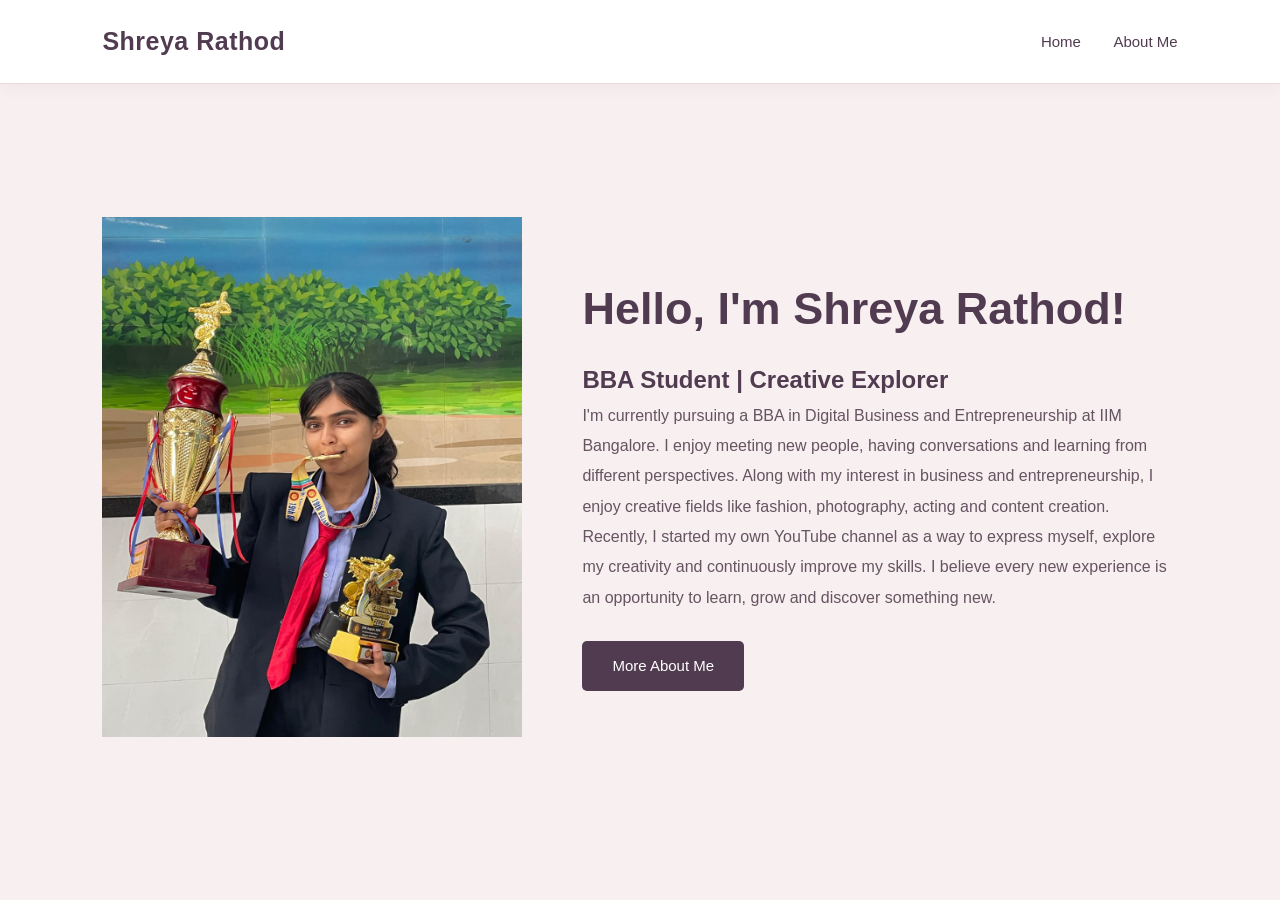
<file: index.html>
<!DOCTYPE html>
<html lang="en">
<head>
    <meta charset="UTF-8">
    <meta name="viewport" content="width=device-width, initial-scale=1.0">
    <title>Shreya Rathod | Personal portfolio</title>
    
    <link rel="stylesheet" href="style.css">
</head>
<body>
    <header>
    <nav>
        <h2>Shreya Rathod</h2>

        <div>
            <a href="index.html">Home</a>
            <a href="about.html">About Me</a>
        </div>
    </nav>
</header>
<main>

    <section class="home-section">

        <div class="profile-image">
           <img src="Shreya Rathod.jpeg"alt="Shreya Rathod"width="420"height="520">
        </div>
        
        <div class="intro-content">
             <h1>Hello, I'm Shreya Rathod!</h1>
             <h2>BBA Student | Creative Explorer</h2>
            <p>
                I'm currently pursuing a BBA in Digital Business and
                Entrepreneurship at IIM Bangalore. I enjoy meeting
                new people, having conversations and learning from
                different perspectives. Along with my interest in business and entrepreneurship,
                I enjoy creative fields like fashion, photography,
                acting and content creation. Recently, I started my
                own YouTube channel as a way to express myself,
                explore my creativity and continuously improve my
                skills. I believe every new experience is an opportunity
                to learn, grow and discover something new.
            </p>

            <a href="about.html">More About Me</a>

        </div>

    </section>

</main>
    
</body>
</html>
</file>
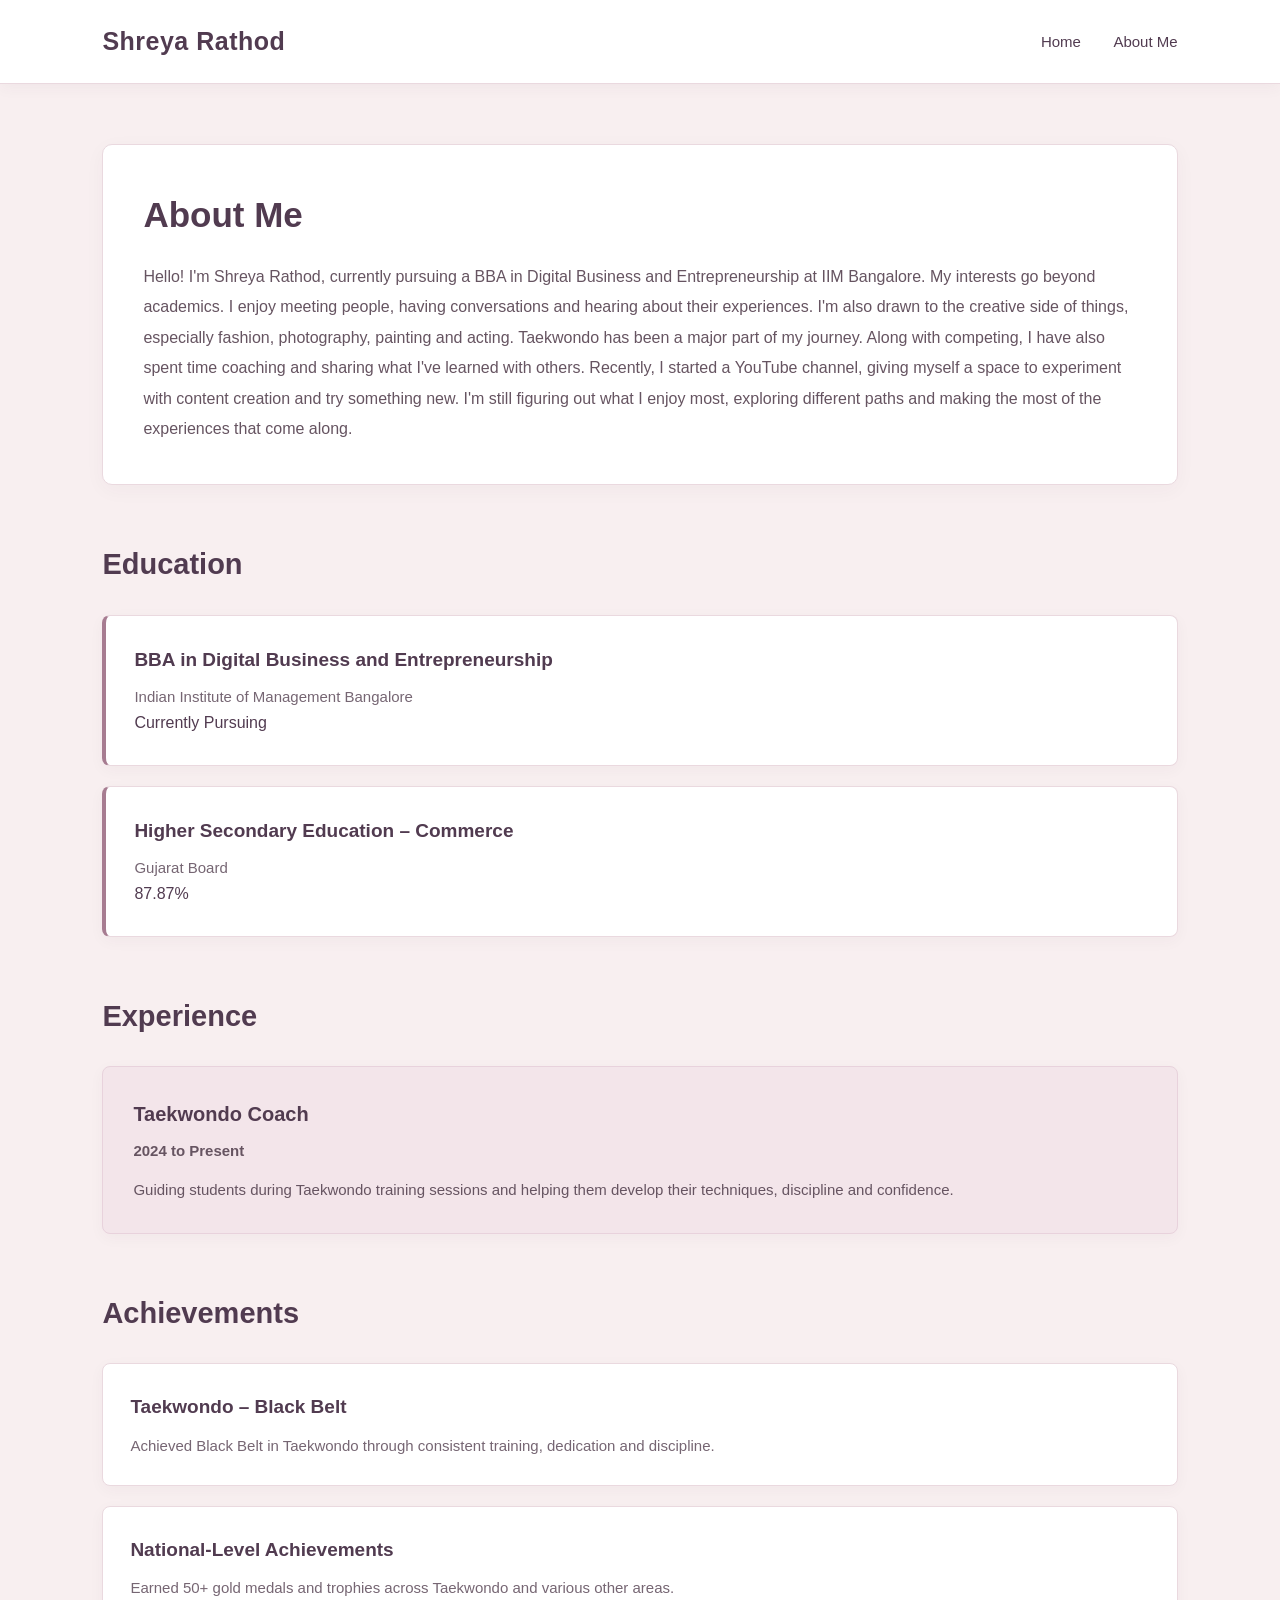
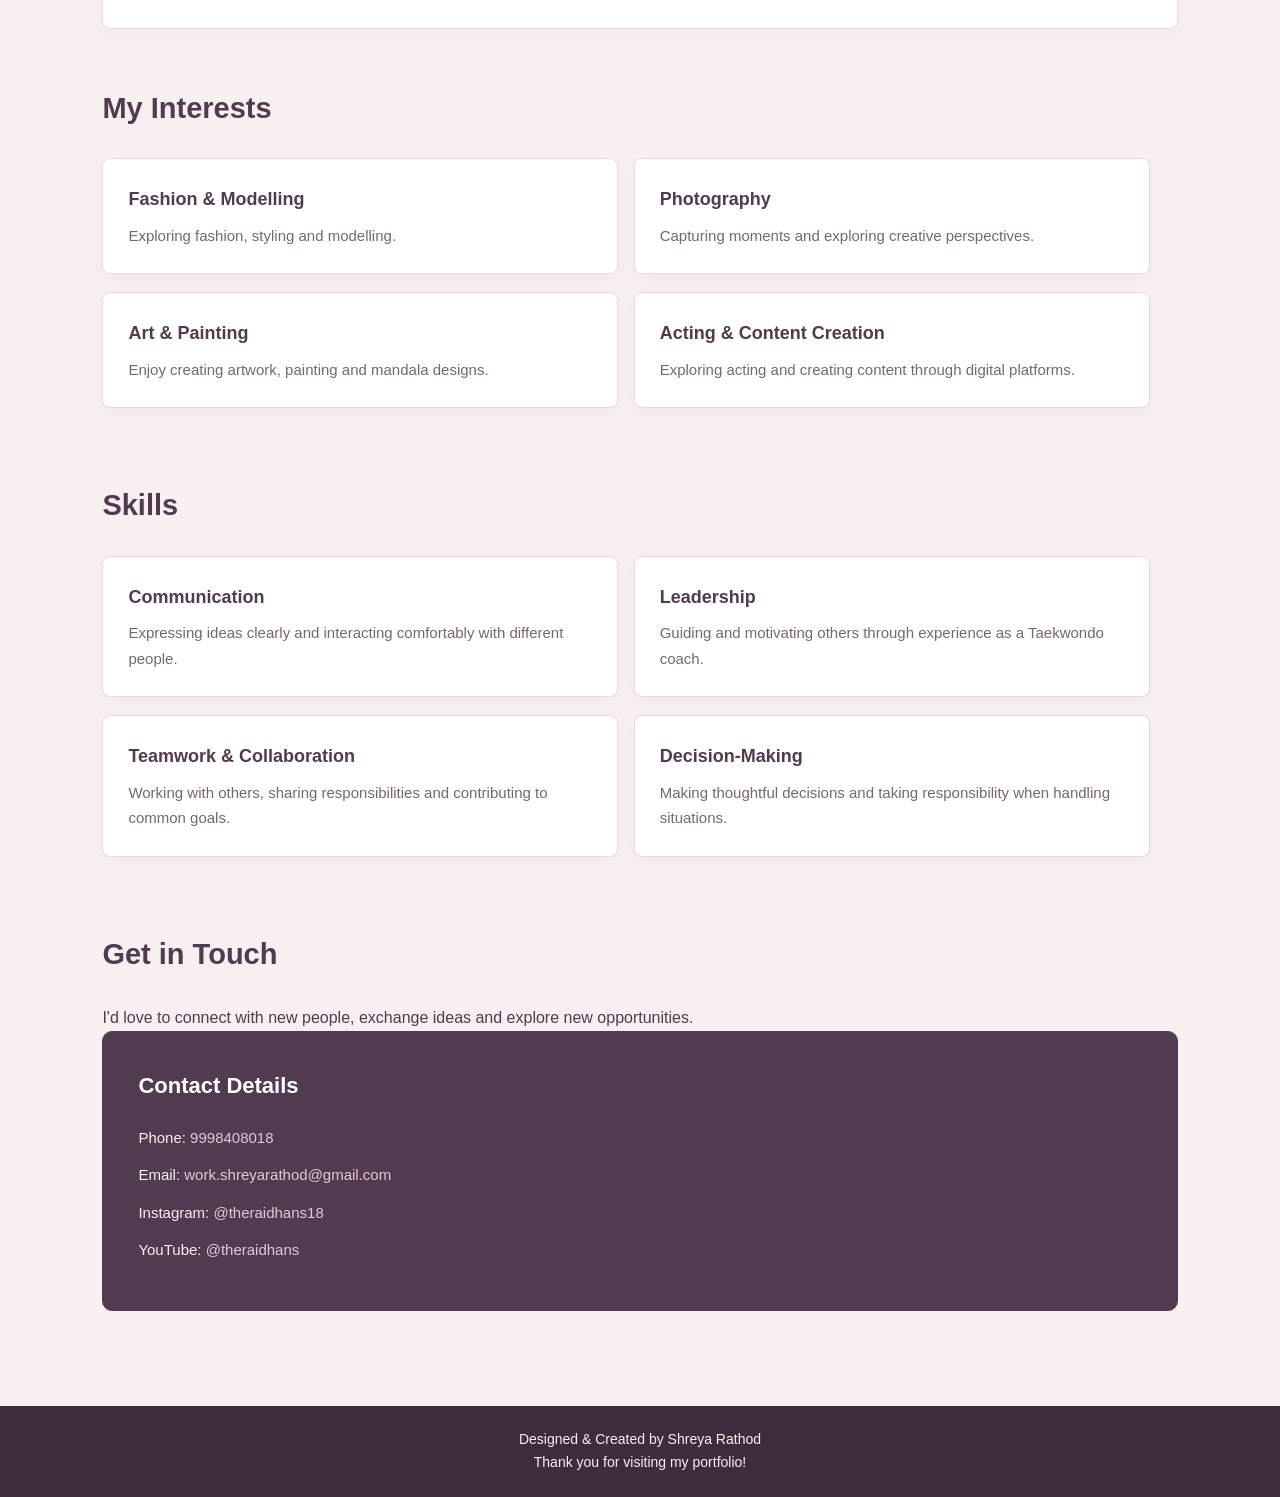
<file: about.html>
<!DOCTYPE html>
<html lang="en">
<head>
    <meta charset="UTF-8">
    <meta name="viewport" content="width=device-width, initial-scale=1.0">
    <title>About Me | Shreya Rathod</title>
    <link rel="stylesheet" href="style.css">
</head>
<body>
    <header>
        <nav>
            <h2>Shreya Rathod</h2>

            <div>
                <a href="index.html">Home</a>
                <a href="about.html">About Me</a>
            </div>
        </nav>
    </header>

    <main>

        <section class="about-section">

            <h1>About Me</h1>

     <p>
         Hello! I'm Shreya Rathod, currently pursuing a BBA in Digital
         Business and Entrepreneurship at IIM Bangalore.

         My interests go beyond academics. I enjoy meeting people,
         having conversations and hearing about their experiences.
         I'm also drawn to the creative side of things, especially
         fashion, photography, painting and acting.

         Taekwondo has been a major part of my journey. Along with
         competing, I have also spent time coaching and sharing what
         I've learned with others. Recently, I started a YouTube
         channel, giving myself a space to experiment with content
         creation and try something new.

         I'm still figuring out what I enjoy most, exploring different
         paths and making the most of the experiences that come along.

    </p>

        </section>
        <section class="education-section">

    <h2>Education</h2>

    <div class="education-card">

        <h3>BBA in Digital Business and Entrepreneurship</h3>
        <p>Indian Institute of Management Bangalore</p>
        <span>Currently Pursuing</span>

    </div>

    <div class="education-card">

        <h3>Higher Secondary Education – Commerce</h3>
        <p>Gujarat Board</p>
        <span>87.87%</span>

    </div>
</section>

<section class="experience-section">
    <h2>Experience</h2>

    <div class="experience-card">
        <h3>Taekwondo Coach</h3>

        <p class="experience-duration">2024 to Present</p>

        <p>
            Guiding students during Taekwondo training sessions and
            helping them develop their techniques, discipline and confidence.
        </p>
    </div>
</section>

<section class="achievements-section">

    <h2>Achievements</h2>

    <div class="achievement-card">
        <h3>Taekwondo – Black Belt</h3>
        <p>
            Achieved Black Belt in Taekwondo through consistent
            training, dedication and discipline.
        </p>
    </div>

    <div class="achievement-card">
        <h3>National-Level Achievements</h3>
        <p>
            Earned 50+ gold medals and trophies across Taekwondo and various other areas.
        </p>
    </div>
</section>

<section class="interests-section">
    <h2>My Interests</h2>

    <div class="interest-card">
        <h3>Fashion & Modelling</h3>
        <p>Exploring fashion, styling and modelling.</p>
    </div>

    <div class="interest-card">
        <h3>Photography</h3>
        <p>Capturing moments and exploring creative perspectives.</p>
    </div>

    <div class="interest-card">
        <h3>Art & Painting</h3>
        <p>Enjoy creating artwork, painting and mandala designs.</p>
    </div>

    <div class="interest-card">
        <h3>Acting & Content Creation</h3>
        <p>Exploring acting and creating content through digital platforms.</p>
    </div>
</section>

<section class="skills-section">
    <h2>Skills</h2>

    <div class="skill-card">
        <h3>Communication</h3>
        <p>Expressing ideas clearly and interacting comfortably with different people.</p>
    </div>

    <div class="skill-card">
        <h3>Leadership</h3>
        <p>Guiding and motivating others through experience as a Taekwondo coach.</p>
    </div>

    <div class="skill-card">
        <h3>Teamwork & Collaboration</h3>
        <p>Working with others, sharing responsibilities and contributing to common goals.</p>
    </div>

    <div class="skill-card">
        <h3>Decision-Making</h3>
        <p>Making thoughtful decisions and taking responsibility when handling situations.</p>
    </div>
</section>

<section class="contact-section">
    <h2>Get in Touch</h2>

    <p>
        I'd love to connect with new people, exchange ideas
        and explore new opportunities.
    </p>

    <div class="contact-card">
        <h3>Contact Details</h3>

        <p>
            Phone:
            <a href="tel:9998408018">9998408018</a>
        </p>

        <p>
            Email:
            <a href="mailto:work.shreyarathod@gmail.com">
                work.shreyarathod@gmail.com
            </a>
        </p>

        <p>
            Instagram:
            <a href="https://www.instagram.com/theraidhans18/" target="_blank">
                @theraidhans18
            </a>
        </p>

        <p>
            YouTube:
            <a href="https://www.youtube.com/@theraidhans" target="_blank">
                @theraidhans
            </a>
        </p>
    </div>
</section>
 </main>
     </main>

    <footer>
        <p>Designed & Created by Shreya Rathod</p>
        <p>Thank you for visiting my portfolio!</p>
    </footer>

</body>
</html>
</file>
<file: style.css>
/* ==============================
   BASIC SETUP
================================ */

* {
    margin: 0;
    padding: 0;
    box-sizing: border-box;
}

html {
    scroll-behavior: smooth;
}

body {
    font-family: 'Segoe UI', Arial, sans-serif;
    background-color: #F8EFF0;
    color: #513B50;
    line-height: 1.7;
}


/* ==============================
   NAVIGATION BAR
================================ */

header {
    background-color: #FFFFFF;
    padding: 20px 8%;
    border-bottom: 1px solid #EAD9DF;
    box-shadow: 0 3px 15px rgba(81, 59, 80, 0.05);
    position: sticky;
    top: 0;
    z-index: 100;
}

nav {
    display: flex;
    justify-content: space-between;
    align-items: center;
}

nav h2 {
    color: #513B50;
    font-size: 25px;
    font-weight: 700;
    letter-spacing: 0.5px;
}

nav a {
    text-decoration: none;
    color: #513B50;
    margin-left: 28px;
    font-size: 15px;
    font-weight: 500;
    transition: 0.3s;
}

nav a:hover {
    color: #A77C91;
}


/* ==============================
   MAIN CONTENT
================================ */

main {
    padding: 60px 8%;
}


/* ==============================
   HOME PAGE
================================ */

.home-section {
    min-height: 75vh;
    display: flex;
    align-items: center;
    justify-content: space-between;
    gap: 60px;
    padding: 40px 0;
}

/* Profile Image */

.home-image img {
    width: 280px;
    height: autopx;
    object-fit: cover;
    border-radius: 12px;
    border: 5px solid #FFFFFF;
    box-shadow: 0 12px 30px rgba(81, 59, 80, 0.12);
}

/* Introduction */

.intro-content {
    max-width: 620px;
}

.intro-content h1 {
    font-size: 45px;
    color: #513B50;
    margin-bottom: 12px;
    font-weight: 700;
}

.intro-content h3 {
    color: #A77C91;
    font-size: 19px;
    font-weight: 500;
    margin-bottom: 18px;
}

.intro-content p {
    color: #665461;
    font-size: 16px;
    line-height: 1.9;
    margin-bottom: 28px;
}

/* About Button */

.intro-content a {
    display: inline-block;
    background-color: #513B50;
    color: #FFFFFF;
    padding: 12px 30px;
    border-radius: 5px;
    text-decoration: none;
    font-size: 15px;
    transition: 0.3s;
}

.intro-content a:hover {
    background-color: #A77C91;
    transform: translateY(-2px);
}


/* ==============================
   ABOUT ME SECTION
================================ */

.about-section {
    background-color: #FFFFFF;
    padding: 40px;
    border-radius: 10px;
    margin-bottom: 55px;
    border: 1px solid #EAD9DF;
    box-shadow: 0 5px 20px rgba(81, 59, 80, 0.04);
}

.about-section h1 {
    font-size: 35px;
    color: #513B50;
    margin-bottom: 18px;
}

.about-section p {
    font-size: 16px;
    color: #665461;
    line-height: 1.9;
    max-width: 1000px;
}


/* ==============================
   SECTION HEADINGS
================================ */

main section > h2 {
    font-size: 29px;
    color: #513B50;
    margin-bottom: 25px;
    font-weight: 650;
}


/* ==============================
   EDUCATION SECTION
================================ */

.education-section {
    margin-bottom: 55px;
}

.education-card {
    background-color: #FFFFFF;
    padding: 28px;
    margin-bottom: 20px;
    border: 1px solid #EAD9DF;
    border-left: 4px solid #A77C91;
    border-radius: 8px;
    box-shadow: 0 4px 15px rgba(81, 59, 80, 0.04);
    transition: 0.3s;
}

.education-card:hover {
    transform: translateY(-3px);
    box-shadow: 0 8px 20px rgba(81, 59, 80, 0.09);
}

.education-card h3 {
    color: #513B50;
    margin-bottom: 8px;
    font-size: 19px;
}

.education-card p {
    color: #766673;
    font-size: 15px;
}


/* ==============================
   EXPERIENCE SECTION
================================ */

.experience-section {
    margin-bottom: 55px;
}

.experience-card {
    background-color: #F3E5EA;
    padding: 30px;
    border: 1px solid #E8D2DC;
    border-radius: 8px;
    box-shadow: 0 4px 15px rgba(81, 59, 80, 0.04);
}

.experience-card h3 {
    color: #513B50;
    font-size: 20px;
    margin-bottom: 7px;
}

.experience-duration {
    color: #A77C91;
    font-size: 14px;
    margin-bottom: 14px;
    font-weight: 600;
}

.experience-card p {
    color: #665461;
    font-size: 15px;
}


/* ==============================
   ACHIEVEMENTS SECTION
================================ */

.achievements-section {
    margin-bottom: 55px;
}

.achievement-card {
    background-color: #FFFFFF;
    padding: 27px;
    margin-bottom: 20px;
    border: 1px solid #EAD9DF;
    border-radius: 8px;
    box-shadow: 0 4px 15px rgba(81, 59, 80, 0.04);
    transition: 0.3s;
}

.achievement-card:hover {
    border-color: #D6A6B8;
    transform: translateY(-3px);
}

.achievement-card h3 {
    color: #513B50;
    font-size: 19px;
    margin-bottom: 9px;
}

.achievement-card p {
    color: #766673;
    font-size: 15px;
}


/* ==============================
   SKILLS AND INTERESTS
================================ */

.skills-section,
.interests-section {
    margin-bottom: 55px;
}

.skill-card,
.interest-card {
    display: inline-block;
    vertical-align: top;
    width: 48%;
    background-color: #FFFFFF;
    padding: 25px;
    margin: 0 1% 18px 0;
    border: 1px solid #EAD9DF;
    border-radius: 8px;
    box-shadow: 0 4px 15px rgba(81, 59, 80, 0.04);
    transition: 0.3s;
}

.skill-card:hover,
.interest-card:hover {
    background-color: #F3E5EA;
    border-color: #D6A6B8;
    transform: translateY(-3px);
}

.skill-card h3,
.interest-card h3 {
    color: #513B50;
    font-size: 18px;
    margin-bottom: 8px;
}

.skill-card p,
.interest-card p {
    color: #766673;
    font-size: 15px;
}


/* ==============================
   CONTACT SECTION
================================ */

.contact-section {
    margin-bottom: 35px;
}

.contact-card {
    background-color: #513B50;
    padding: 35px;
    border-radius: 10px;
    border: 1px solid #513B50;
}

.contact-card h3 {
    color: #FFFFFF;
    font-size: 22px;
    margin-bottom: 20px;
}

.contact-card p {
    color: #F8EFF0;
    margin-bottom: 12px;
    font-size: 15px;
}

.contact-card a {
    color: #E8C6D3;
    text-decoration: none;
    transition: 0.3s;
}

.contact-card a:hover {
    color: #FFFFFF;
    text-decoration: underline;
}


/* ==============================
   FOOTER
================================ */

footer {
    text-align: center;
    padding: 22px;
    background-color: #3D2C3B;
    color: #F8EFF0;
    font-size: 14px;
}


/* ==============================
   RESPONSIVE DESIGN
================================ */

@media (max-width: 768px) {

    header {
        padding: 18px 5%;
    }

    nav {
        flex-direction: column;
        gap: 15px;
    }

    nav a {
        margin: 0 9px;
        font-size: 14px;
    }

    main {
        padding: 35px 5%;
    }

    .home-section {
        flex-direction: column;
        text-align: center;
        gap: 35px;
    }

    .home-image img {
        width: 260px;
        height: 320px;
    }

    .intro-content h1 {
        font-size: 34px;
    }

    .intro-content h3 {
        font-size: 17px;
    }

    .about-section {
        padding: 25px;
    }

    .about-section h1 {
        font-size: 29px;
    }

    main section > h2 {
        font-size: 25px;
    }

    .skill-card,
    .interest-card {
        width: 100%;
        margin-right: 0;
    }

    .education-card,
    .achievement-card,
    .experience-card {
        padding: 22px;
    }
}
</file>
